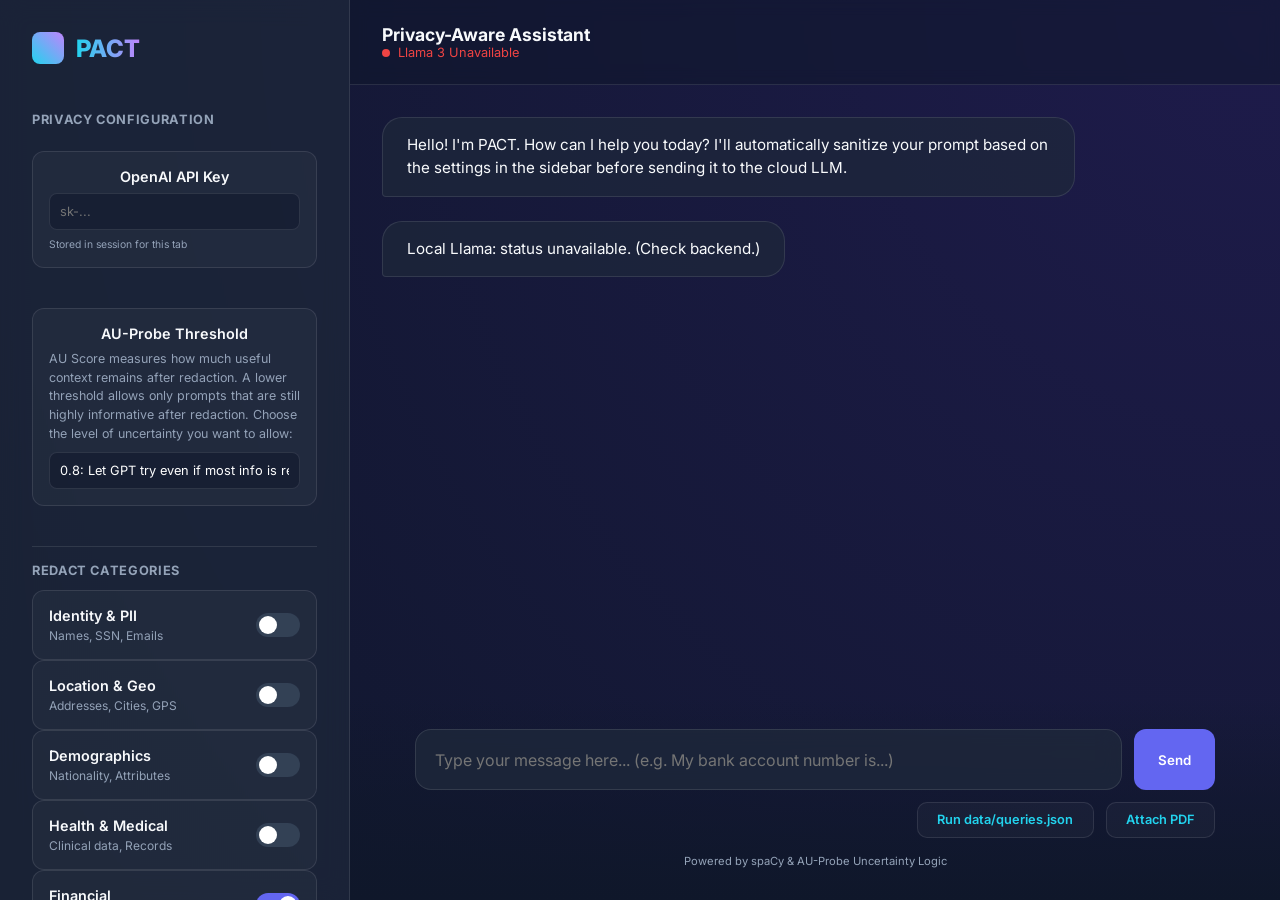
<file: frontend/index.html>
<!DOCTYPE html>
<html lang="en">
<head>
    <meta charset="UTF-8">
    <meta name="viewport" content="width=device-width, initial-scale=1.0">
    <title>PACT | Private LLM Workspace</title>
    <link rel="stylesheet" href="style.css?v=2">
    <link rel="preconnect" href="https://fonts.googleapis.com">
    <link rel="preconnect" href="https://fonts.gstatic.com" crossorigin>
    <link href="https://fonts.googleapis.com/css2?family=Inter:wght@400;600;800&display=swap" rel="stylesheet">
</head>
<body>
    <aside class="sidebar">
        <div class="logo-container">
            <div style="width: 32px; height: 32px; background: linear-gradient(45deg, var(--accent-cyan), var(--accent-purple)); border-radius: 8px;"></div>
            <h1>PACT</h1>
        </div>
        
        <div class="privacy-controls">
            <h2 style="font-size: 0.8rem; text-transform: uppercase; letter-spacing: 0.05em; color: var(--text-muted);">Privacy Configuration</h2>

            <div class="control-item" style="flex-direction: column; align-items: flex-start; gap: 8px;">
                <div class="control-label" style="width: 100%; display: flex; justify-content: space-between; align-items: center;">
                    <span>OpenAI API Key <span id="key-status" style="font-size: 0.7rem; color: #94a3b8; font-weight: normal;"></span></span>
                </div>
                <input type="password" id="api-key-input" placeholder="sk-..." style="width: 100%; background: rgba(15, 23, 42, 0.5); border: 1px solid var(--glass-border); border-radius: 8px; padding: 10px; color: white; font-size: 0.8rem; outline: none;">
                <small style="color: var(--text-muted); font-size: 0.65rem;">Stored in session for this tab</small>
            </div>

            <div class="control-item" style="margin-top: 1rem; flex-direction: column; align-items: flex-start; gap: 8px;">
                <div class="control-label" style="width: 100%; display: flex; justify-content: space-between; align-items: center;">
                    <span>AU-Probe Threshold</span>
                </div>
                <p style="color: var(--text-muted); font-size: 0.78rem; line-height: 1.5; margin: 0;">
                    AU Score measures how much useful context remains after redaction. A lower threshold allows only prompts that are still highly informative after redaction. Choose the level of uncertainty you want to allow:
                </p>
                <select id="au-threshold-select" style="width: 100%; background: rgba(15, 23, 42, 0.5); border: 1px solid var(--glass-border); border-radius: 8px; padding: 10px; color: white; font-size: 0.8rem; outline: none; cursor: pointer; appearance: none; -webkit-appearance: none;">
                    <option value="0.2">0.2: I want GPT to only answer well-formed prompts</option>
                    <option value="0.5">0.5: I'm okay with some context being stripped</option>
                    <option value="0.8" selected>0.8: Let GPT try even if most info is redacted</option>
                </select>
            </div>

            <div style="margin-top: 1rem; border-top: 1px solid var(--glass-border); padding-top: 1rem;">
                <h2 style="font-size: 0.8rem; text-transform: uppercase; letter-spacing: 0.05em; color: var(--text-muted); margin-bottom: 0.75rem;">Redact Categories</h2>

                <div class="control-item">
                    <div class="control-label">
                        <span>Identity & PII</span>
                        <small>Names, SSN, Emails</small>
                    </div>
                    <label class="switch">
                        <input type="checkbox" id="toggle-identity">
                        <span class="slider"></span>
                    </label>
                </div>

                <div class="control-item">
                    <div class="control-label">
                        <span>Location & Geo</span>
                        <small>Addresses, Cities, GPS</small>
                    </div>
                    <label class="switch">
                        <input type="checkbox" id="toggle-location">
                        <span class="slider"></span>
                    </label>
                </div>

                <div class="control-item">
                    <div class="control-label">
                        <span>Demographics</span>
                        <small>Nationality, Attributes</small>
                    </div>
                    <label class="switch">
                        <input type="checkbox" id="toggle-demographic">
                        <span class="slider"></span>
                    </label>
                </div>

                <div class="control-item">
                    <div class="control-label">
                        <span>Health & Medical</span>
                        <small>Clinical data, Records</small>
                    </div>
                    <label class="switch">
                        <input type="checkbox" id="toggle-health">
                        <span class="slider"></span>
                    </label>
                </div>

                <div class="control-item">
                    <div class="control-label">
                        <span>Financial</span>
                        <small>Cards, Bank Info, Money</small>
                    </div>
                    <label class="switch">
                        <input type="checkbox" id="toggle-financial" checked>
                        <span class="slider"></span>
                    </label>
                </div>
            </div>
        </div>

        <div style="margin-top: auto; padding-top: 2rem; border-top: 1px solid var(--glass-border);">
            <p style="font-size: 0.75rem; color: var(--text-muted);">
                PACT ensures that raw sensitive data stays on your device. Only sanitized prompts reach the cloud.
            </p>
        </div>
    </aside>

    <main class="chat-container">
        <header class="chat-header">
            <h2 style="font-size: 1.1rem;">Privacy-Aware Assistant</h2>
            <div id="llama-status-badge" style="display: flex; align-items: center; gap: 8px; font-size: 0.8rem; color: var(--accent-cyan); opacity: 0.5;">
                <div id="llama-status-dot" style="width: 8px; height: 8px; border-radius: 50%; background: #94a3b8;"></div>
                <span id="llama-status-text">Llama 3 Loading...</span>
            </div>
        </header>

        <div class="chat-messages" id="chat-messages">
            <div class="message bot-message">
                Hello! I'm PACT. How can I help you today? I'll automatically sanitize your prompt based on the settings in the sidebar before sending it to the cloud LLM.
            </div>
        </div>

        <div class="chat-input-area">
            <div id="attachment-preview" style="display: none; margin-bottom: 8px; font-size: 0.8rem; background: rgba(94, 234, 212, 0.1); padding: 6px 10px; border-radius: 6px; border: 1px solid var(--accent-cyan); color: var(--accent-cyan);">
                <span id="attached-filename"></span>
                <button id="remove-attachment" style="background: none; border: none; color: #ff6b6b; cursor: pointer; margin-left: 10px; font-weight: bold;">x</button>
            </div>
            <div class="input-wrapper">
                <textarea id="user-input" placeholder="Type your message here... (e.g. My bank account number is...)" rows="1"></textarea>
                <button type="button" id="send-btn">Send</button>
            </div>
            <div class="input-actions">
                <button type="button" id="batch-from-file-btn" class="action-btn" title="Runs every query in data/queries.json on the server">Run data/queries.json</button>
                <button type="button" id="attach-doc-btn" class="action-btn" title="Extract text from a PDF into the chat box">Attach PDF</button>
                <input type="file" id="file-input" style="display: none;" accept=".pdf,.png,.jpg,.jpeg">
            </div>
            <p style="text-align: center; font-size: 0.7rem; color: var(--text-muted); margin-top: 1rem;">
                Powered by spaCy & AU-Probe Uncertainty Logic
            </p>
        </div>
    </main>

    <script src="app.js?v=3"></script>
</body>
</html>
</file>
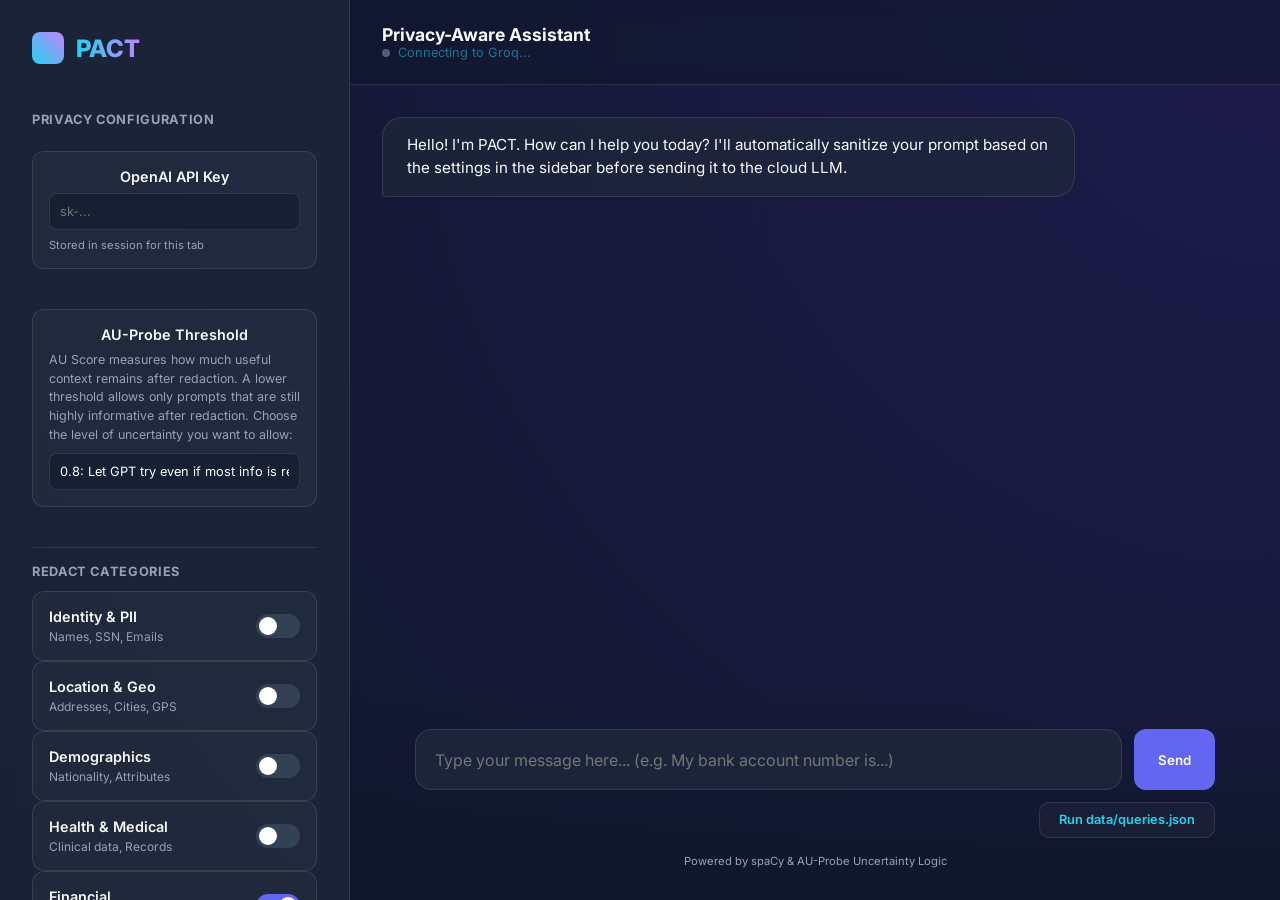
<file: deployment_version/frontend/index.html>
<!DOCTYPE html>
<html lang="en">
<head>
    <meta charset="UTF-8">
    <meta name="viewport" content="width=device-width, initial-scale=1.0">
    <title>PACT | Private LLM Workspace</title>
    <link rel="stylesheet" href="style.css?v=2">
    <link rel="preconnect" href="https://fonts.googleapis.com">
    <link rel="preconnect" href="https://fonts.gstatic.com" crossorigin>
    <link href="https://fonts.googleapis.com/css2?family=Inter:wght@400;600;800&display=swap" rel="stylesheet">
</head>
<body>
    <aside class="sidebar">
        <div class="logo-container">
            <div style="width: 32px; height: 32px; background: linear-gradient(45deg, var(--accent-cyan), var(--accent-purple)); border-radius: 8px;"></div>
            <h1>PACT</h1>
        </div>
        
        <div class="privacy-controls">
            <h2 style="font-size: 0.8rem; text-transform: uppercase; letter-spacing: 0.05em; color: var(--text-muted);">Privacy Configuration</h2>

            <div class="control-item" style="flex-direction: column; align-items: flex-start; gap: 8px;">
                <div class="control-label" style="width: 100%; display: flex; justify-content: space-between; align-items: center;">
                    <span>OpenAI API Key <span id="key-status" style="font-size: 0.7rem; color: #94a3b8; font-weight: normal;"></span></span>
                </div>
                <input type="password" id="api-key-input" placeholder="sk-..." style="width: 100%; background: rgba(15, 23, 42, 0.5); border: 1px solid var(--glass-border); border-radius: 8px; padding: 10px; color: white; font-size: 0.8rem; outline: none;">
                <small style="color: var(--text-muted); font-size: 0.7rem;">Stored in session for this tab</small>
            </div>

            <div class="control-item" style="margin-top: 1rem; flex-direction: column; align-items: flex-start; gap: 8px;">
                <div class="control-label" style="width: 100%; display: flex; justify-content: space-between; align-items: center;">
                    <span>AU-Probe Threshold</span>
                </div>
                <p style="color: var(--text-muted); font-size: 0.78rem; line-height: 1.5; margin: 0;">
                    AU Score measures how much useful context remains after redaction. A lower threshold allows only prompts that are still highly informative after redaction. Choose the level of uncertainty you want to allow:
                </p>
                <select id="au-threshold-select" style="width: 100%; background: rgba(15, 23, 42, 0.5); border: 1px solid var(--glass-border); border-radius: 8px; padding: 10px; color: white; font-size: 0.8rem; outline: none; cursor: pointer; appearance: none; -webkit-appearance: none;">
                    <option value="0.2">0.2: I want GPT to only answer well-formed prompts</option>
                    <option value="0.5">0.5: I'm okay with some context being stripped</option>
                    <option value="0.8" selected>0.8: Let GPT try even if most info is redacted</option>
                </select>
            </div>

            <div style="margin-top: 1rem; border-top: 1px solid var(--glass-border); padding-top: 1rem;">
                <h2 style="font-size: 0.8rem; text-transform: uppercase; letter-spacing: 0.05em; color: var(--text-muted); margin-bottom: 0.75rem;">Redact Categories</h2>

                <div class="control-item">
                    <div class="control-label">
                        <span>Identity & PII</span>
                        <small>Names, SSN, Emails</small>
                    </div>
                    <label class="switch">
                        <input type="checkbox" id="toggle-identity">
                        <span class="slider"></span>
                    </label>
                </div>

                <div class="control-item">
                    <div class="control-label">
                        <span>Location & Geo</span>
                        <small>Addresses, Cities, GPS</small>
                    </div>
                    <label class="switch">
                        <input type="checkbox" id="toggle-location">
                        <span class="slider"></span>
                    </label>
                </div>

                <div class="control-item">
                    <div class="control-label">
                        <span>Demographics</span>
                        <small>Nationality, Attributes</small>
                    </div>
                    <label class="switch">
                        <input type="checkbox" id="toggle-demographic">
                        <span class="slider"></span>
                    </label>
                </div>

                <div class="control-item">
                    <div class="control-label">
                        <span>Health & Medical</span>
                        <small>Clinical data, Records</small>
                    </div>
                    <label class="switch">
                        <input type="checkbox" id="toggle-health">
                        <span class="slider"></span>
                    </label>
                </div>

                <div class="control-item">
                    <div class="control-label">
                        <span>Financial</span>
                        <small>Cards, Bank Info, Money</small>
                    </div>
                    <label class="switch">
                        <input type="checkbox" id="toggle-financial" checked>
                        <span class="slider"></span>
                    </label>
                </div>
            </div>
        </div>

        <div style="margin-top: auto; padding-top: 2rem; border-top: 1px solid var(--glass-border);">
            <p style="font-size: 0.75rem; color: var(--text-muted);">
                PACT ensures that raw sensitive data stays on your device. Only sanitized prompts reach the cloud.
            </p>
        </div>
    </aside>

    <main class="chat-container">
        <header class="chat-header">
            <h2 style="font-size: 1.1rem;">Privacy-Aware Assistant</h2>
            <div id="llama-status-badge" style="display: flex; align-items: center; gap: 8px; font-size: 0.8rem; color: var(--accent-cyan); opacity: 0.5;">
                <div id="llama-status-dot" style="width: 8px; height: 8px; border-radius: 50%; background: #94a3b8;"></div>
                <span id="llama-status-text">Connecting to Groq...</span>
            </div>
        </header>

        <div class="chat-messages" id="chat-messages">
            <div class="message bot-message">
                Hello! I'm PACT. How can I help you today? I'll automatically sanitize your prompt based on the settings in the sidebar before sending it to the cloud LLM.
            </div>
        </div>

        <div class="chat-input-area">
            <div class="input-wrapper">
                <textarea id="user-input" placeholder="Type your message here... (e.g. My bank account number is...)" rows="1"></textarea>
                <button type="button" id="send-btn">Send</button>
            </div>
            <div class="input-actions">
                <button type="button" id="batch-from-file-btn" class="action-btn" title="Runs every query in data/queries.json on the server">Run data/queries.json</button>
            </div>
            <p style="text-align: center; font-size: 0.7rem; color: var(--text-muted); margin-top: 1rem;">
                Powered by spaCy & AU-Probe Uncertainty Logic
            </p>
        </div>
    </main>

    <script src="config.js?v=2"></script>
    <script src="app.js?v=4"></script>
</body>
</html>
</file>
<file: frontend/style.css>
:root {
    --primary: #6366f1;
    --primary-hover: #4f46e5;
    --bg-dark: #0f172a;
    --panel-bg: rgba(30, 41, 59, 0.7);
    --glass-border: rgba(255, 255, 255, 0.1);
    --text-main: #f8fafc;
    --text-muted: #94a3b8;
    --accent-cyan: #22d3ee;
    --accent-purple: #c084fc;
}

* {
    margin: 0;
    padding: 0;
    box-sizing: border-box;
    font-family: 'Inter', -apple-system, BlinkMacSystemFont, "Segoe UI", Roboto, Helvetica, Arial, sans-serif;
}

body {
    background: radial-gradient(circle at top right, #1e1b4b, #0f172a);
    color: var(--text-main);
    height: 100vh;
    display: flex;
    overflow: hidden;
}

/* Sidebar Styling */
.sidebar {
    width: 350px;
    background: var(--panel-bg);
    backdrop-filter: blur(12px);
    border-right: 1px solid var(--glass-border);
    padding: 2rem;
    display: flex;
    flex-direction: column;
    gap: 2rem;
    overflow-y: auto;
    height: 100vh;
}

.logo-container {
    display: flex;
    align-items: center;
    gap: 12px;
    margin-bottom: 1rem;
}

.logo-container h1 {
    font-size: 1.5rem;
    font-weight: 800;
    background: linear-gradient(to right, var(--accent-cyan), var(--accent-purple));
    -webkit-background-clip: text;
    -webkit-text-fill-color: transparent;
}

.privacy-controls {
    display: flex;
    flex-direction: column;
    gap: 1.5rem;
}

.control-item {
    display: flex;
    justify-content: space-between;
    align-items: center;
    background: rgba(255, 255, 255, 0.03);
    padding: 1rem;
    border-radius: 12px;
    border: 1px solid var(--glass-border);
    transition: all 0.3s ease;
}

.control-item:hover {
    border-color: rgba(99, 102, 241, 0.4);
    background: rgba(255, 255, 255, 0.05);
}

.control-label {
    display: flex;
    flex-direction: column;
    gap: 4px;
}

.control-label span {
    font-weight: 600;
    font-size: 0.9rem;
}

.control-label small {
    color: var(--text-muted);
    font-size: 0.75rem;
}

/* Modern Toggle Switch */
.switch {
    position: relative;
    display: inline-block;
    width: 44px;
    height: 24px;
}

.switch input {
    opacity: 0;
    width: 0;
    height: 0;
}

.slider {
    position: absolute;
    cursor: pointer;
    top: 0;
    left: 0;
    right: 0;
    bottom: 0;
    background-color: #334155;
    transition: .4s;
    border-radius: 24px;
}

.slider:before {
    position: absolute;
    content: "";
    height: 18px;
    width: 18px;
    left: 3px;
    bottom: 3px;
    background-color: white;
    transition: .4s;
    border-radius: 50%;
}

input:checked + .slider {
    background-color: var(--primary);
}

input:checked + .slider:before {
    transform: translateX(20px);
}

/* Chat Area Main Styling */
.chat-container {
    flex: 1;
    display: flex;
    flex-direction: column;
    height: 100vh;
}

.chat-header {
    padding: 1.5rem 2rem;
    border-bottom: 1px solid var(--glass-border);
    background: rgba(15, 23, 42, 0.5);
    backdrop-filter: blur(8px);
}

.chat-messages {
    flex: 1;
    overflow-y: auto;
    padding: 2rem;
    display: flex;
    flex-direction: column;
    gap: 1.5rem;
}

.message {
    max-width: 80%;
    padding: 1rem 1.5rem;
    border-radius: 20px;
    line-height: 1.5;
    font-size: 0.95rem;
    animation: fadeIn 0.3s ease;
}

.user-message {
    align-self: flex-end;
    background: var(--primary);
    color: white;
    border-bottom-right-radius: 4px;
}

.bot-message {
    align-self: flex-start;
    background: var(--panel-bg);
    border: 1px solid var(--glass-border);
    border-bottom-left-radius: 4px;
}

.chat-input-area {
    padding: 2rem;
    background: linear-gradient(to top, var(--bg-dark), transparent);
}

.input-wrapper {
    max-width: 800px;
    margin: 0 auto;
    position: relative;
    display: flex;
    gap: 12px;
}

textarea {
    width: 100%;
    background: rgba(30, 41, 59, 0.8);
    border: 1px solid var(--glass-border);
    border-radius: 16px;
    padding: 1.2rem;
    color: white;
    resize: none;
    outline: none;
    font-size: 1rem;
    backdrop-filter: blur(10px);
    transition: border 0.3s ease;
}

textarea:focus {
    border-color: var(--primary);
}

#send-btn {
    background: var(--primary);
    color: white;
    border: none;
    padding: 0 1.5rem;
    border-radius: 12px;
    cursor: pointer;
    font-weight: 600;
    transition: all 0.3s ease;
}

#send-btn:hover {
    background: var(--primary-hover);
    transform: translateY(-2px);
}

.input-actions {
    max-width: 800px;
    margin: 0.75rem auto 0;
    display: flex;
    justify-content: flex-end;
    gap: 12px;
}

.action-btn {
    background: rgba(255, 255, 255, 0.03) !important;
    color: var(--accent-cyan);
    border: 1px solid var(--glass-border);
    padding: 0.6rem 1.2rem;
    border-radius: 10px;
    cursor: pointer;
    font-size: 0.8rem;
    font-weight: 600;
    transition: all 0.2s ease;
    outline: none;
    display: flex;
    align-items: center;
    gap: 6px;
}

.action-btn:hover {
    border-color: var(--accent-cyan);
    background: rgba(34, 211, 238, 0.08) !important;
    transform: translateY(-1px);
    box-shadow: 0 4px 12px rgba(0, 0, 0, 0.2);
}

@keyframes fadeIn {
    from { opacity: 0; transform: translateY(10px); }
    to { opacity: 1; transform: translateY(0); }
}

/* Custom Scrollbar */
::-webkit-scrollbar {
    width: 6px;
}
::-webkit-scrollbar-track {
    background: transparent;
}
::-webkit-scrollbar-thumb {
    background: #334155;
    border-radius: 10px;
}
::-webkit-scrollbar-thumb:hover {
    background: #475569;
}
</file>
<file: deployment_version/frontend/style.css>
:root {
    --primary: #6366f1;
    --primary-hover: #4f46e5;
    --bg-dark: #0f172a;
    --panel-bg: rgba(30, 41, 59, 0.7);
    --glass-border: rgba(255, 255, 255, 0.1);
    --text-main: #f8fafc;
    --text-muted: #94a3b8;
    --accent-cyan: #22d3ee;
    --accent-purple: #c084fc;
}

* {
    margin: 0;
    padding: 0;
    box-sizing: border-box;
    font-family: 'Inter', -apple-system, BlinkMacSystemFont, "Segoe UI", Roboto, Helvetica, Arial, sans-serif;
}

body {
    background: radial-gradient(circle at top right, #1e1b4b, #0f172a);
    color: var(--text-main);
    height: 100vh;
    display: flex;
    overflow: hidden;
}

/* Sidebar Styling */
.sidebar {
    width: 350px;
    background: var(--panel-bg);
    backdrop-filter: blur(12px);
    border-right: 1px solid var(--glass-border);
    padding: 2rem;
    display: flex;
    flex-direction: column;
    gap: 2rem;
    overflow-y: auto;
    height: 100vh;
}

.logo-container {
    display: flex;
    align-items: center;
    gap: 12px;
    margin-bottom: 1rem;
}

.logo-container h1 {
    font-size: 1.5rem;
    font-weight: 800;
    background: linear-gradient(to right, var(--accent-cyan), var(--accent-purple));
    -webkit-background-clip: text;
    -webkit-text-fill-color: transparent;
}

.privacy-controls {
    display: flex;
    flex-direction: column;
    gap: 1.5rem;
}

.control-item {
    display: flex;
    justify-content: space-between;
    align-items: center;
    background: rgba(255, 255, 255, 0.03);
    padding: 1rem;
    border-radius: 12px;
    border: 1px solid var(--glass-border);
    transition: all 0.3s ease;
}

.control-item:hover {
    border-color: rgba(99, 102, 241, 0.4);
    background: rgba(255, 255, 255, 0.05);
}

.control-label {
    display: flex;
    flex-direction: column;
    gap: 4px;
}

.control-label span {
    font-weight: 600;
    font-size: 0.9rem;
}

.control-label small {
    color: var(--text-muted);
    font-size: 0.75rem;
}

/* Modern Toggle Switch */
.switch {
    position: relative;
    display: inline-block;
    width: 44px;
    height: 24px;
}

.switch input {
    opacity: 0;
    width: 0;
    height: 0;
}

.slider {
    position: absolute;
    cursor: pointer;
    top: 0;
    left: 0;
    right: 0;
    bottom: 0;
    background-color: #334155;
    transition: .4s;
    border-radius: 24px;
}

.slider:before {
    position: absolute;
    content: "";
    height: 18px;
    width: 18px;
    left: 3px;
    bottom: 3px;
    background-color: white;
    transition: .4s;
    border-radius: 50%;
}

input:checked + .slider {
    background-color: var(--primary);
}

input:checked + .slider:before {
    transform: translateX(20px);
}

/* Chat Area Main Styling */
.chat-container {
    flex: 1;
    display: flex;
    flex-direction: column;
    height: 100vh;
}

.chat-header {
    padding: 1.5rem 2rem;
    border-bottom: 1px solid var(--glass-border);
    background: rgba(15, 23, 42, 0.5);
    backdrop-filter: blur(8px);
}

.chat-messages {
    flex: 1;
    overflow-y: auto;
    padding: 2rem;
    display: flex;
    flex-direction: column;
    gap: 1.5rem;
}

.message {
    max-width: 80%;
    padding: 1rem 1.5rem;
    border-radius: 20px;
    line-height: 1.5;
    font-size: 0.95rem;
    animation: fadeIn 0.3s ease;
}

.user-message {
    align-self: flex-end;
    background: var(--primary);
    color: white;
    border-bottom-right-radius: 4px;
}

.bot-message {
    align-self: flex-start;
    background: var(--panel-bg);
    border: 1px solid var(--glass-border);
    border-bottom-left-radius: 4px;
}

.chat-input-area {
    padding: 2rem;
    background: linear-gradient(to top, var(--bg-dark), transparent);
}

.input-wrapper {
    max-width: 800px;
    margin: 0 auto;
    position: relative;
    display: flex;
    gap: 12px;
}

textarea {
    width: 100%;
    background: rgba(30, 41, 59, 0.8);
    border: 1px solid var(--glass-border);
    border-radius: 16px;
    padding: 1.2rem;
    color: white;
    resize: none;
    outline: none;
    font-size: 1rem;
    backdrop-filter: blur(10px);
    transition: border 0.3s ease;
}

textarea:focus {
    border-color: var(--primary);
}

#send-btn {
    background: var(--primary);
    color: white;
    border: none;
    padding: 0 1.5rem;
    border-radius: 12px;
    cursor: pointer;
    font-weight: 600;
    transition: all 0.3s ease;
}

#send-btn:hover {
    background: var(--primary-hover);
    transform: translateY(-2px);
}

.input-actions {
    max-width: 800px;
    margin: 0.75rem auto 0;
    display: flex;
    justify-content: flex-end;
    gap: 12px;
}

.action-btn {
    background: rgba(255, 255, 255, 0.03) !important;
    color: var(--accent-cyan);
    border: 1px solid var(--glass-border);
    padding: 0.6rem 1.2rem;
    border-radius: 10px;
    cursor: pointer;
    font-size: 0.8rem;
    font-weight: 600;
    transition: all 0.2s ease;
    outline: none;
    display: flex;
    align-items: center;
    gap: 6px;
}

.action-btn:hover {
    border-color: var(--accent-cyan);
    background: rgba(34, 211, 238, 0.08) !important;
    transform: translateY(-1px);
    box-shadow: 0 4px 12px rgba(0, 0, 0, 0.2);
}

@keyframes fadeIn {
    from { opacity: 0; transform: translateY(10px); }
    to { opacity: 1; transform: translateY(0); }
}

/* Custom Scrollbar */
::-webkit-scrollbar {
    width: 6px;
}
::-webkit-scrollbar-track {
    background: transparent;
}
::-webkit-scrollbar-thumb {
    background: #334155;
    border-radius: 10px;
}
::-webkit-scrollbar-thumb:hover {
    background: #475569;
}
</file>
